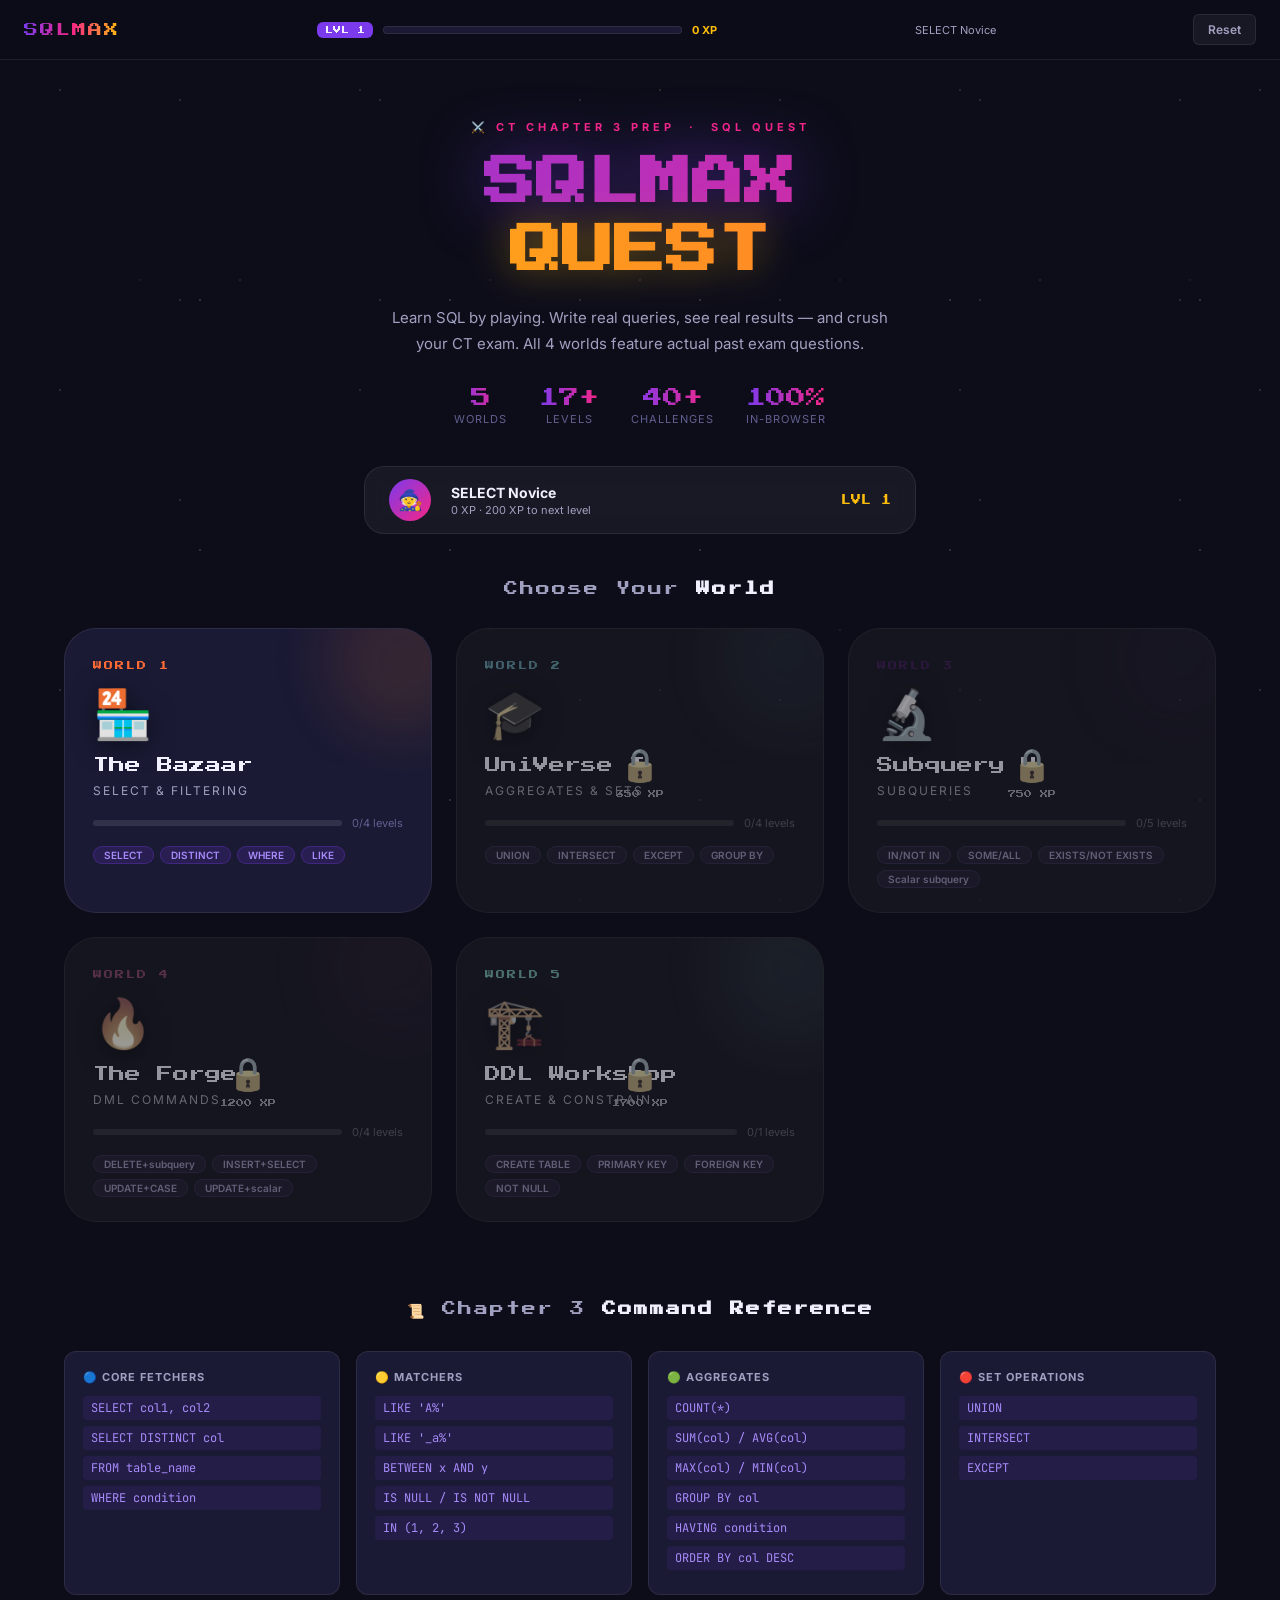
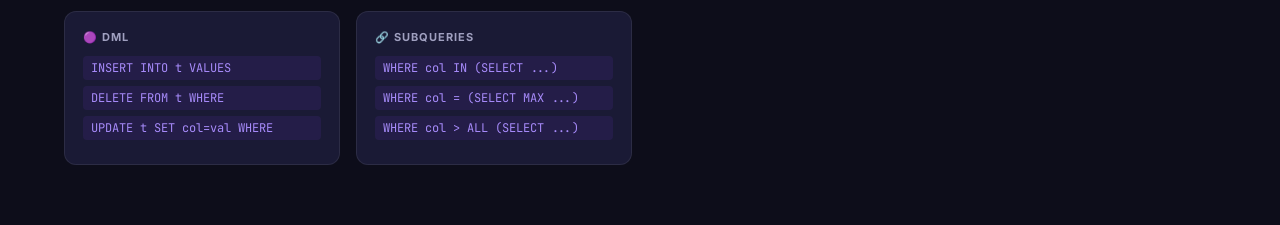
<file: index.html>
<!DOCTYPE html>
<html lang="en">

<head>
  <meta charset="UTF-8">
  <meta name="viewport" content="width=device-width, initial-scale=1.0">
  <title>SQLMAX — Gamified SQL Learning for Chapter 3</title>
  <meta name="description"
    content="Master SQL Chapter 3 queries with SQLMAX — a gamified SQL learning game with real in-browser query execution, live results, and CT exam prep challenges.">

  <!-- CSS -->
  <link rel="stylesheet" href="css/main.css">
  <link rel="stylesheet" href="css/map.css">
</head>

<body data-page="map" class="map-body">

  <!-- Toast Container -->
  <div id="toast-container"></div>

  <!-- HUD -->
  <header class="hud">
    <div class="hud-logo" onclick="window.location.reload()">SQLMAX</div>
    <div class="hud-xp">
      <span id="level-badge">LVL 1</span>
      <div class="xp-bar-track">
        <div id="xp-bar-fill"></div>
      </div>
      <span id="xp-display">0 XP</span>
    </div>
    <span id="level-title" style="font-size:11px; color:var(--text-secondary);">SELECT Novice</span>
    <button class="hud-btn"
      onclick="if(confirm('Reset all progress?')) { Progress.resetAll(); location.reload(); }">Reset</button>
  </header>

  <!-- Hero -->
  <main class="map-page">
    <section class="hero">
      <div class="hero-tagline">⚔️ CT Chapter 3 Prep &nbsp;·&nbsp; SQL Quest</div>
      <h1 class="hero-title">
        <span class="t1">SQLMAX</span>
        <span class="t2">QUEST</span>
      </h1>
      <p class="hero-sub">
        Learn SQL by playing. Write real queries, see real results — and crush your CT exam.
        All 4 worlds feature actual past exam questions.
      </p>
      <div class="hero-stats">
        <div class="hero-stat">
          <div class="hero-stat-num">5</div>
          <div class="hero-stat-label">Worlds</div>
        </div>
        <div class="hero-stat">
          <div class="hero-stat-num">17+</div>
          <div class="hero-stat-label">Levels</div>
        </div>
        <div class="hero-stat">
          <div class="hero-stat-num">40+</div>
          <div class="hero-stat-label">Challenges</div>
        </div>
        <div class="hero-stat">
          <div class="hero-stat-num">100%</div>
          <div class="hero-stat-label">In-Browser</div>
        </div>
      </div>
    </section>

    <!-- Player Bar -->
    <div style="padding: 0 24px; max-width:600px; margin: 0 auto 48px; position:relative; z-index:1;">
      <div class="player-bar">
        <div class="player-avatar">🧙</div>
        <div style="flex:1;">
          <div style="font-weight:700; font-size:14px;" id="player-title-display">SELECT Novice</div>
          <div style="font-size:11px; color:var(--text-secondary); margin-top:2px;" id="player-xp-display">0 XP — Start
            your journey!</div>
        </div>
        <div style="font-family:var(--font-pixel); font-size:10px; color:var(--color-gold);" id="player-level-display">
          LVL 1</div>
      </div>
    </div>

    <!-- Select World -->
    <div style="padding: 0 24px; position:relative; z-index:1">
      <p class="section-title">Choose Your <strong>World</strong></p>
    </div>
    <div id="worlds-grid"><!-- worlds injected by JS --></div>

    <!-- Quick Cheat Sheet -->
    <section class="cheat-sheet">
      <p class="section-title">📜 Chapter 3 <strong>Command Reference</strong></p>
      <div class="cheatsheet-grid">
        <div class="cheatsheet-card">
          <h3>🔵 Core Fetchers</h3>
          <code>SELECT col1, col2</code>
          <code>SELECT DISTINCT col</code>
          <code>FROM table_name</code>
          <code>WHERE condition</code>
        </div>
        <div class="cheatsheet-card">
          <h3>🟡 Matchers</h3>
          <code>LIKE 'A%'</code>
          <code>LIKE '_a%'</code>
          <code>BETWEEN x AND y</code>
          <code>IS NULL / IS NOT NULL</code>
          <code>IN (1, 2, 3)</code>
        </div>
        <div class="cheatsheet-card">
          <h3>🟢 Aggregates</h3>
          <code>COUNT(*)</code>
          <code>SUM(col) / AVG(col)</code>
          <code>MAX(col) / MIN(col)</code>
          <code>GROUP BY col</code>
          <code>HAVING condition</code>
          <code>ORDER BY col DESC</code>
        </div>
        <div class="cheatsheet-card">
          <h3>🔴 Set Operations</h3>
          <code>UNION</code>
          <code>INTERSECT</code>
          <code>EXCEPT</code>
        </div>
        <div class="cheatsheet-card">
          <h3>🟣 DML</h3>
          <code>INSERT INTO t VALUES</code>
          <code>DELETE FROM t WHERE</code>
          <code>UPDATE t SET col=val WHERE</code>
        </div>
        <div class="cheatsheet-card">
          <h3>🔗 Subqueries</h3>
          <code>WHERE col IN (SELECT ...)</code>
          <code>WHERE col = (SELECT MAX ...)</code>
          <code>WHERE col > ALL (SELECT ...)</code>
        </div>
      </div>
    </section>
  </main>

  <!-- World Modal -->
  <div id="world-modal" class="modal-overlay" onclick="if(event.target===this) closeWorldModal()">
    <div class="modal-box" onclick="event.stopPropagation()">
      <div class="world-modal-header">
        <h2 id="world-modal-title">World</h2>
        <p id="world-modal-desc"></p>
      </div>
      <div id="world-levels-list"></div>
      <button class="btn btn-ghost" style="width:100%; margin-top:16px;" onclick="closeWorldModal()">← Back to
        Map</button>
    </div>
  </div>

  <!-- Scripts: data first, then logic -->
  <script src="data/schemas/ecommerce.js"></script>
  <script src="data/schemas/healthcare.js"></script>
  <script src="data/schemas/university.js"></script>
  <script src="data/schemas/dml_world.js"></script>
  <script src="data/worlds.js"></script>
  <script src="data/levels/world1_ecommerce.js"></script>
  <script src="data/levels/world2_healthcare.js"></script>
  <script src="data/levels/world3_university.js"></script>
  <script src="data/levels/world4_dml.js"></script>
  <script src="data/levels/world5_ddl.js"></script>
  <script src="js/progress.js"></script>
  <script src="js/ui.js"></script>
  <script src="js/main.js"></script>

  <script>
    // Update player display on map
    document.addEventListener('DOMContentLoaded', () => {
      const state = Progress.getState();
      const info = Progress.getPlayerLevel(state.xp);
      const ptd = document.getElementById('player-title-display');
      const pxd = document.getElementById('player-xp-display');
      const pld = document.getElementById('player-level-display');
      if (ptd) ptd.textContent = info.title;
      if (pxd) pxd.textContent = `${state.xp} XP${info.next ? ` · ${info.next - state.xp} XP to next level` : ' · MAX LEVEL!'}`;
      if (pld) pld.textContent = `LVL ${info.level}`;
    });
  </script>
</body>

</html>
</file>
<file: css/main.css>
/* main.css — Global design system, tokens, animations */
@import url('https://fonts.googleapis.com/css2?family=Press+Start+2P&family=Inter:wght@400;500;600;700;800&family=JetBrains+Mono:wght@400;500;600&display=swap');

/* ── Design Tokens ──────────────────────────────────────────────── */
:root {
  --bg-primary:    #0D0D1A;
  --bg-secondary:  #12122A;
  --bg-card:       #1A1A35;
  --bg-card-hover: #20204A;
  --bg-glass:      rgba(255,255,255,0.05);

  --color-primary:   #7C3AED;
  --color-accent:    #F72585;
  --color-gold:      #FFBE0B;
  --color-green:     #06D6A0;
  --color-blue:      #00B4D8;
  --color-orange:    #FF6B35;

  --text-primary:   #F0F0FF;
  --text-secondary: #A0A0C0;
  --text-muted:     #606090;

  --border-color:   rgba(255,255,255,0.08);
  --border-glow:    rgba(124,58,237,0.4);

  --font-pixel: 'Press Start 2P', cursive;
  --font-body:  'Inter', sans-serif;
  --font-mono:  'JetBrains Mono', monospace;

  --radius-sm:  6px;
  --radius-md:  12px;
  --radius-lg:  20px;
  --radius-xl:  32px;

  --shadow-sm:  0 2px 8px rgba(0,0,0,0.4);
  --shadow-md:  0 8px 24px rgba(0,0,0,0.5);
  --shadow-lg:  0 16px 48px rgba(0,0,0,0.6);
  --shadow-glow:0 0 30px rgba(124,58,237,0.35);
  --shadow-gold:0 0 20px rgba(255,190,11,0.4);

  --transition: 0.25s cubic-bezier(0.4, 0, 0.2, 1);
}

/* ── Reset ──────────────────────────────────────────────────────── */
*, *::before, *::after { box-sizing: border-box; margin: 0; padding: 0; }
html { scroll-behavior: smooth; }
body {
  font-family: var(--font-body);
  background: var(--bg-primary);
  color: var(--text-primary);
  min-height: 100vh;
  overflow-x: hidden;
  -webkit-font-smoothing: antialiased;
}

/* ── Scrollbar ──────────────────────────────────────────────────── */
::-webkit-scrollbar              { width: 6px; height: 6px; }
::-webkit-scrollbar-track        { background: var(--bg-secondary); }
::-webkit-scrollbar-thumb        { background: var(--color-primary); border-radius: 99px; }
::-webkit-scrollbar-thumb:hover  { background: var(--color-accent); }

/* ── Background Stars Animation ────────────────────────────────── */
body::before {
  content: '';
  position: fixed; inset: 0;
  background-image:
    radial-gradient(1px 1px at 20% 30%, rgba(255,255,255,0.4) 0%, transparent 100%),
    radial-gradient(1px 1px at 60% 70%, rgba(255,255,255,0.3) 0%, transparent 100%),
    radial-gradient(1px 1px at 80% 20%, rgba(255,255,255,0.5) 0%, transparent 100%),
    radial-gradient(1px 1px at 40% 80%, rgba(255,255,255,0.2) 0%, transparent 100%),
    radial-gradient(1px 1px at 90% 50%, rgba(255,255,255,0.4) 0%, transparent 100%);
  background-size: 300px 300px, 400px 400px, 250px 250px, 350px 350px, 200px 200px;
  pointer-events: none; z-index: 0;
  animation: starsDrift 60s linear infinite;
}
@keyframes starsDrift {
  from { background-position: 0 0, 0 0, 0 0, 0 0, 0 0; }
  to   { background-position: 300px 300px, -400px 400px, 250px -250px, -350px 350px, 200px -200px; }
}

/* ── Global Header / HUD ────────────────────────────────────────── */
.hud {
  position: fixed; top: 0; left: 0; right: 0; z-index: 100;
  background: rgba(13,13,26,0.85);
  backdrop-filter: blur(16px);
  border-bottom: 1px solid var(--border-color);
  padding: 0 24px;
  height: 60px;
  display: flex; align-items: center; justify-content: space-between;
  gap: 16px;
}
.hud-logo {
  font-family: var(--font-pixel);
  font-size: 14px;
  background: linear-gradient(90deg, #7C3AED, #F72585, #FFBE0B);
  -webkit-background-clip: text;
  -webkit-text-fill-color: transparent;
  background-clip: text;
  letter-spacing: 2px;
  cursor: pointer;
  user-select: none;
}
.hud-xp {
  display: flex; align-items: center; gap: 10px;
  flex: 1; max-width: 400px;
}
.xp-bar-track {
  flex: 1; height: 8px;
  background: var(--bg-card);
  border-radius: 99px;
  overflow: hidden;
  border: 1px solid var(--border-color);
}
#xp-bar-fill {
  height: 100%; width: 0%;
  background: linear-gradient(90deg, #7C3AED, #F72585);
  border-radius: 99px;
  transition: width 0.8s cubic-bezier(0.4, 0, 0.2, 1);
  box-shadow: 0 0 10px rgba(124,58,237,0.6);
}
#xp-display    { font-size: 11px; color: var(--color-gold); font-weight: 700; white-space: nowrap; }
#level-badge   { font-family: var(--font-pixel); font-size: 8px; color: var(--text-primary); background: var(--color-primary); padding: 4px 8px; border-radius: var(--radius-sm); white-space: nowrap; }
#level-title   { font-size: 11px; color: var(--text-secondary); white-space: nowrap; }
.hud-btn {
  background: var(--bg-glass); border: 1px solid var(--border-color);
  color: var(--text-secondary); cursor: pointer;
  padding: 7px 14px; border-radius: var(--radius-sm);
  font-family: var(--font-body); font-size: 12px; font-weight: 600;
  transition: all var(--transition);
}
.hud-btn:hover { background: var(--color-primary); color: #fff; border-color: var(--color-primary); }

/* ── Buttons ─────────────────────────────────────────────────────── */
.btn {
  display: inline-flex; align-items: center; justify-content: center; gap: 8px;
  padding: 12px 24px; border-radius: var(--radius-md);
  font-family: var(--font-body); font-size: 14px; font-weight: 700;
  cursor: pointer; border: none; outline: none;
  transition: all var(--transition);
  user-select: none; position: relative; overflow: hidden;
  text-transform: uppercase; letter-spacing: 0.5px;
}
.btn::before {
  content: ''; position: absolute; inset: 0;
  background: rgba(255,255,255,0.1);
  opacity: 0; transition: opacity var(--transition);
}
.btn:hover::before { opacity: 1; }
.btn:active { transform: scale(0.97); }

.btn-primary {
  background: linear-gradient(135deg, #7C3AED, #5B21B6);
  color: #fff; box-shadow: 0 4px 16px rgba(124,58,237,0.4);
}
.btn-primary:hover { box-shadow: 0 6px 24px rgba(124,58,237,0.6); transform: translateY(-1px); }

.btn-run {
  background: linear-gradient(135deg, #06D6A0, #0EA5E9);
  color: #0D0D1A; font-size: 15px;
  box-shadow: 0 4px 20px rgba(6,214,160,0.4);
  min-width: 160px;
}
.btn-run:hover { box-shadow: 0 8px 30px rgba(6,214,160,0.6); transform: translateY(-2px); }
.btn-run.running { opacity: 0.7; cursor: not-allowed; }

.btn-hint {
  background: linear-gradient(135deg, #FFBE0B, #F7931E);
  color: #0D0D1A; font-size: 12px;
}
.btn-hint:hover { box-shadow: 0 4px 16px rgba(255,190,11,0.5); }
.btn-hint:disabled { opacity: 0.4; cursor: not-allowed; }

.btn-solution {
  background: transparent; border: 1px solid var(--border-color);
  color: var(--text-secondary); font-size: 12px;
}
.btn-solution:hover { border-color: var(--color-accent); color: var(--color-accent); }

.btn-ghost {
  background: transparent; border: 1px solid var(--border-color);
  color: var(--text-secondary);
}
.btn-ghost:hover { background: var(--bg-card); color: var(--text-primary); }

/* ── Toast Notifications ─────────────────────────────────────────── */
#toast-container {
  position: fixed; bottom: 24px; right: 24px;
  z-index: 9999; display: flex; flex-direction: column; gap: 10px;
  pointer-events: none;
}
.toast {
  display: flex; align-items: center; gap: 10px;
  padding: 12px 18px; border-radius: var(--radius-md);
  background: var(--bg-card); border: 1px solid var(--border-color);
  box-shadow: var(--shadow-lg);
  font-size: 13px; font-weight: 600;
  transform: translateX(120%); opacity: 0;
  transition: all 0.35s cubic-bezier(0.34, 1.56, 0.64, 1);
  min-width: 200px; max-width: 320px;
}
.toast-show { transform: translateX(0); opacity: 1; }
.toast-hide { transform: translateX(120%); opacity: 0; }
.toast-success { border-color: var(--color-green); }
.toast-error   { border-color: var(--color-accent); }
.toast-warning { border-color: var(--color-gold); }
.toast-xp      { border-color: var(--color-gold); background: linear-gradient(135deg, rgba(255,190,11,0.2), var(--bg-card)); }

/* ── XP Popup ─────────────────────────────────────────────────────── */
.xp-popup {
  position: fixed; z-index: 9999;
  font-family: var(--font-pixel); font-size: 12px;
  color: var(--color-gold); text-shadow: 0 0 10px rgba(255,190,11,0.8);
  pointer-events: none; transform: translate(-50%, 0);
  opacity: 0; transition: none;
}
.xp-popup-show {
  animation: xpFloat 1.2s ease-out forwards;
}
@keyframes xpFloat {
  0%   { opacity: 0; transform: translate(-50%, 0); }
  20%  { opacity: 1; }
  100% { opacity: 0; transform: translate(-50%, -80px); }
}

/* ── Confetti ─────────────────────────────────────────────────────── */
.confetti-piece {
  position: fixed; top: -20px; z-index: 9998;
  border-radius: 2px; pointer-events: none;
  animation: confettiFall linear forwards;
}
@keyframes confettiFall {
  0%   { top: -20px; opacity: 1; transform: rotate(0deg) translateX(0); }
  100% { top: 110vh; opacity: 0; transform: rotate(720deg) translateX(100px); }
}

/* ── Stars ─────────────────────────────────────────────────────────── */
.star         { font-size: 20px; color: var(--text-muted); transition: color 0.3s; }
.star-filled  { color: var(--color-gold); text-shadow: 0 0 10px rgba(255,190,11,0.7); }

/* ── Shake ─────────────────────────────────────────────────────────── */
@keyframes shake {
  0%, 100% { transform: translateX(0); }
  20%      { transform: translateX(-8px); }
  40%      { transform: translateX(8px); }
  60%      { transform: translateX(-5px); }
  80%      { transform: translateX(5px); }
}
.shake { animation: shake 0.6s ease; }

/* ── Spinner ─────────────────────────────────────────────────────────── */
.spinner {
  width: 36px; height: 36px; border-radius: 50%;
  border: 3px solid var(--border-color);
  border-top-color: var(--color-primary);
  animation: spin 0.8s linear infinite;
}
@keyframes spin { to { transform: rotate(360deg); } }

.loading-state {
  display: flex; flex-direction: column; align-items: center;
  justify-content: center; gap: 16px; height: 200px;
  color: var(--text-secondary); font-size: 13px;
}

/* ── Modal Base ──────────────────────────────────────────────────────── */
.modal-overlay {
  position: fixed; inset: 0; z-index: 1000;
  background: rgba(0,0,0,0.7); backdrop-filter: blur(8px);
  display: flex; align-items: center; justify-content: center;
  opacity: 0; pointer-events: none; transition: opacity 0.3s;
}
.modal-overlay.modal-show {
  opacity: 1; pointer-events: all;
}
.modal-box {
  background: var(--bg-card); border: 1px solid var(--border-color);
  border-radius: var(--radius-xl); padding: 40px;
  max-width: 480px; width: 90%;
  transform: scale(0.85) translateY(30px);
  transition: all 0.4s cubic-bezier(0.34, 1.56, 0.64, 1);
  box-shadow: var(--shadow-lg);
}
.modal-overlay.modal-animate .modal-box {
  transform: scale(1) translateY(0);
}

/* ── Difficulty Badges ────────────────────────────────────────────── */
.difficulty-badge {
  font-size: 10px; font-weight: 700; padding: 3px 10px; border-radius: 99px;
  text-transform: uppercase; letter-spacing: 1px;
}
.difficulty-easy   { background: rgba(6,214,160,0.2);  color: #06D6A0; border: 1px solid #06D6A0; }
.difficulty-medium { background: rgba(255,190,11,0.2); color: #FFBE0B; border: 1px solid #FFBE0B; }
.difficulty-hard   { background: rgba(247,37,133,0.2); color: #F72585; border: 1px solid #F72585; }
.difficulty-boss   { background: rgba(255,107,53,0.2); color: #FF6B35; border: 1px solid #FF6B35; animation: bossGlow 1.5s ease-in-out infinite; }
@keyframes bossGlow {
  0%, 100% { box-shadow: 0 0 6px rgba(255,107,53,0.4); }
  50%       { box-shadow: 0 0 16px rgba(255,107,53,0.8); }
}

/* ── Concept Tag ────────────────────────────────────────────────────── */
.concept-tag {
  background: rgba(124,58,237,0.15); border: 1px solid rgba(124,58,237,0.3);
  color: #A78BFA; border-radius: 99px; padding: 2px 10px;
  font-size: 10px; font-weight: 600; white-space: nowrap;
}

/* ── Null value ─────────────────────────────────────────────────────── */
.null-val {
  color: var(--text-muted); font-style: italic; font-size: 11px;
  background: rgba(255,255,255,0.05); padding: 1px 6px; border-radius: 4px;
}
</file>
<file: css/map.css>
/* map.css — World map / landing screen */

.map-page { position: relative; min-height: 100vh; padding-top: 60px; }

/* ── Hero Section ─────────────────────────────────────────────────────── */
.hero {
  text-align: center;
  padding: 60px 24px 40px;
  position: relative; z-index: 1;
}
.hero-tagline {
  font-size: 11px; color: var(--color-accent); letter-spacing: 4px;
  text-transform: uppercase; margin-bottom: 16px;
  font-weight: 700;
}
.hero-title {
  font-family: var(--font-pixel);
  font-size: clamp(28px, 5vw, 52px);
  line-height: 1.3;
  margin-bottom: 20px;
  position: relative;
}
.hero-title span { display: block; }
.hero-title .t1 {
  background: linear-gradient(90deg, #7C3AED, #F72585);
  -webkit-background-clip: text; -webkit-text-fill-color: transparent;
  background-clip: text;
  text-shadow: none;
  filter: drop-shadow(0 0 30px rgba(124,58,237,0.5));
}
.hero-title .t2 {
  background: linear-gradient(90deg, #FFBE0B, #FF6B35);
  -webkit-background-clip: text; -webkit-text-fill-color: transparent;
  background-clip: text;
  filter: drop-shadow(0 0 20px rgba(255,190,11,0.4));
}
.hero-sub {
  font-size: 15px; color: var(--text-secondary); max-width: 520px; margin: 0 auto;
  line-height: 1.7;
}
.hero-stats {
  display: flex; justify-content: center; gap: 32px;
  margin-top: 32px; flex-wrap: wrap;
}
.hero-stat {
  text-align: center;
}
.hero-stat-num {
  font-family: var(--font-pixel); font-size: 20px;
  background: linear-gradient(90deg, var(--color-primary), var(--color-accent));
  -webkit-background-clip: text; -webkit-text-fill-color: transparent; background-clip: text;
}
.hero-stat-label { font-size: 11px; color: var(--text-muted); margin-top: 4px; text-transform: uppercase; letter-spacing: 1px; }

/* ── Player HUD Bar ──────────────────────────────────────────────── */
.player-bar {
  display: flex; align-items: center; justify-content: center; gap: 20px;
  background: var(--bg-glass); backdrop-filter: blur(10px);
  border: 1px solid var(--border-color); border-radius: var(--radius-lg);
  padding: 12px 24px; max-width: 600px; margin: 0 auto 48px;
}
.player-avatar {
  width: 42px; height: 42px; border-radius: 50%;
  background: linear-gradient(135deg, #7C3AED, #F72585);
  display: flex; align-items: center; justify-content: center;
  font-size: 20px; flex-shrink: 0;
}

/* ── Worlds Grid ──────────────────────────────────────────────────── */
.section-title {
  font-family: var(--font-pixel); font-size: 14px;
  text-align: center; margin-bottom: 32px;
  color: var(--text-secondary); letter-spacing: 2px;
}
.section-title strong { color: var(--text-primary); }

#worlds-grid {
  display: grid;
  grid-template-columns: repeat(auto-fill, minmax(300px, 1fr));
  gap: 24px;
  max-width: 1200px; margin: 0 auto;
  padding: 0 24px 80px;
  position: relative; z-index: 1;
}

.world-card {
  position: relative; overflow: hidden;
  background: var(--bg-card);
  border: 1px solid var(--border-color);
  border-radius: var(--radius-xl);
  padding: 32px 28px 24px;
  cursor: pointer;
  transition: all 0.35s cubic-bezier(0.4, 0, 0.2, 1);
  min-height: 280px;
  display: flex; flex-direction: column; gap: 10px;
}
.world-card::before {
  content: ''; position: absolute; inset: 0; z-index: 0;
  background: var(--world-gradient, linear-gradient(135deg, #7C3AED, #F72585));
  opacity: 0; transition: opacity var(--transition);
}
.world-card.world-unlocked:hover {
  transform: translateY(-6px) scale(1.02);
  border-color: var(--world-color, var(--color-primary));
  box-shadow: 0 20px 60px rgba(0,0,0,0.5), 0 0 40px color-mix(in srgb, var(--world-color, #7C3AED) 30%, transparent);
}
.world-card.world-unlocked:hover::before { opacity: 0.12; }
.world-card.world-locked {
  cursor: not-allowed; filter: saturate(0.3);
  opacity: 0.6;
}

.world-bg {
  position: absolute; top: 0; right: 0;
  width: 150px; height: 150px;
  background: var(--world-gradient, linear-gradient(135deg, #7C3AED, #F72585));
  border-radius: 50%; transform: translate(30%, -30%);
  opacity: 0.12; filter: blur(30px); pointer-events: none;
}
.world-number {
  position: relative; z-index: 1;
  font-family: var(--font-pixel); font-size: 9px;
  color: var(--world-color, var(--color-primary));
  text-transform: uppercase; letter-spacing: 2px;
}
.world-icon {
  font-size: 48px; margin: 4px 0;
  position: relative; z-index: 1;
  filter: drop-shadow(0 4px 12px rgba(0,0,0,0.5));
  transition: transform 0.3s;
}
.world-card:hover .world-icon { transform: scale(1.1) rotate(-5deg); }

.world-title {
  font-family: var(--font-pixel); font-size: 16px;
  color: var(--text-primary); position: relative; z-index: 1;
}
.world-subtitle {
  font-size: 12px; color: var(--text-secondary);
  position: relative; z-index: 1;
  text-transform: uppercase; letter-spacing: 2px;
}
.world-progress {
  display: flex; align-items: center; gap: 10px; margin-top: 8px;
  position: relative; z-index: 1;
}
.progress-bar {
  flex: 1; height: 6px; background: rgba(255,255,255,0.1); border-radius: 99px;
}
.progress-fill {
  height: 100%; border-radius: 99px;
  background: var(--world-gradient, linear-gradient(90deg, #7C3AED, #F72585));
  transition: width 1s ease;
}
.progress-text { font-size: 11px; color: var(--text-muted); white-space: nowrap; }

.world-concepts {
  display: flex; flex-wrap: wrap; gap: 6px; margin-top: 6px;
  position: relative; z-index: 1;
}
.world-lock {
  position: absolute; top: 50%; left: 50%; transform: translate(-50%, -50%);
  text-align: center; font-size: 32px; z-index: 2;
}
.world-lock small { display: block; font-family: var(--font-pixel); font-size: 8px; color: var(--text-secondary); margin-top: 6px; }

/* ── World Modal ──────────────────────────────────────────────────── */
#world-modal { z-index: 500; }
#world-modal .modal-box { max-width: 560px; }
.world-modal-header { text-align: center; margin-bottom: 24px; }
#world-modal-title { font-family: var(--font-pixel); font-size: 18px; margin-bottom: 8px; }
#world-modal-desc  { color: var(--text-secondary); font-size: 14px; line-height: 1.6; }

.level-item {
  display: flex; align-items: center; gap: 16px;
  padding: 16px; border-radius: var(--radius-md);
  border: 1px solid var(--border-color);
  background: var(--bg-secondary); margin-bottom: 10px;
  cursor: pointer; transition: all var(--transition);
  position: relative; overflow: hidden;
}
.level-item:hover { border-color: var(--color-primary); background: var(--bg-card-hover); transform: translateX(4px); }
.level-item-icon  { font-size: 28px; flex-shrink: 0; }
.level-item-info  { flex: 1; }
.level-item-title { font-weight: 700; font-size: 14px; }
.level-item-meta  { font-size: 12px; color: var(--text-secondary); margin-top: 3px; }
.level-item-status { font-size: 20px; flex-shrink: 0; }
.boss-tag {
  position: absolute; top: 8px; right: 8px;
  font-family: var(--font-pixel); font-size: 7px;
  background: linear-gradient(90deg, #FF6B35, #F72585);
  color: #fff; padding: 3px 8px; border-radius: var(--radius-sm);
  animation: bossGlow 1.5s ease-in-out infinite;
}
.level-item-meta .level-complete   { color: var(--color-green); }
.level-item-meta .level-inprogress { color: var(--color-gold); }

/* ── Cheat Sheet Panel ────────────────────────────────────────────── */
.cheat-sheet {
  max-width: 1200px; margin: 0 auto; padding: 0 24px 60px;
  position: relative; z-index: 1;
}
.cheatsheet-grid {
  display: grid; grid-template-columns: repeat(auto-fill, minmax(220px, 1fr));
  gap: 16px; margin-top: 20px;
}
.cheatsheet-card {
  background: var(--bg-card); border: 1px solid var(--border-color);
  border-radius: var(--radius-md); padding: 18px;
}
.cheatsheet-card h3 { font-size: 11px; color: var(--text-secondary); text-transform: uppercase; letter-spacing: 1px; margin-bottom: 12px; }
.cheatsheet-card code {
  display: block; font-family: var(--font-mono);
  font-size: 12px; color: #A78BFA;
  background: rgba(124,58,237,0.1); padding: 4px 8px;
  border-radius: 4px; margin-bottom: 6px;
}
</file>
